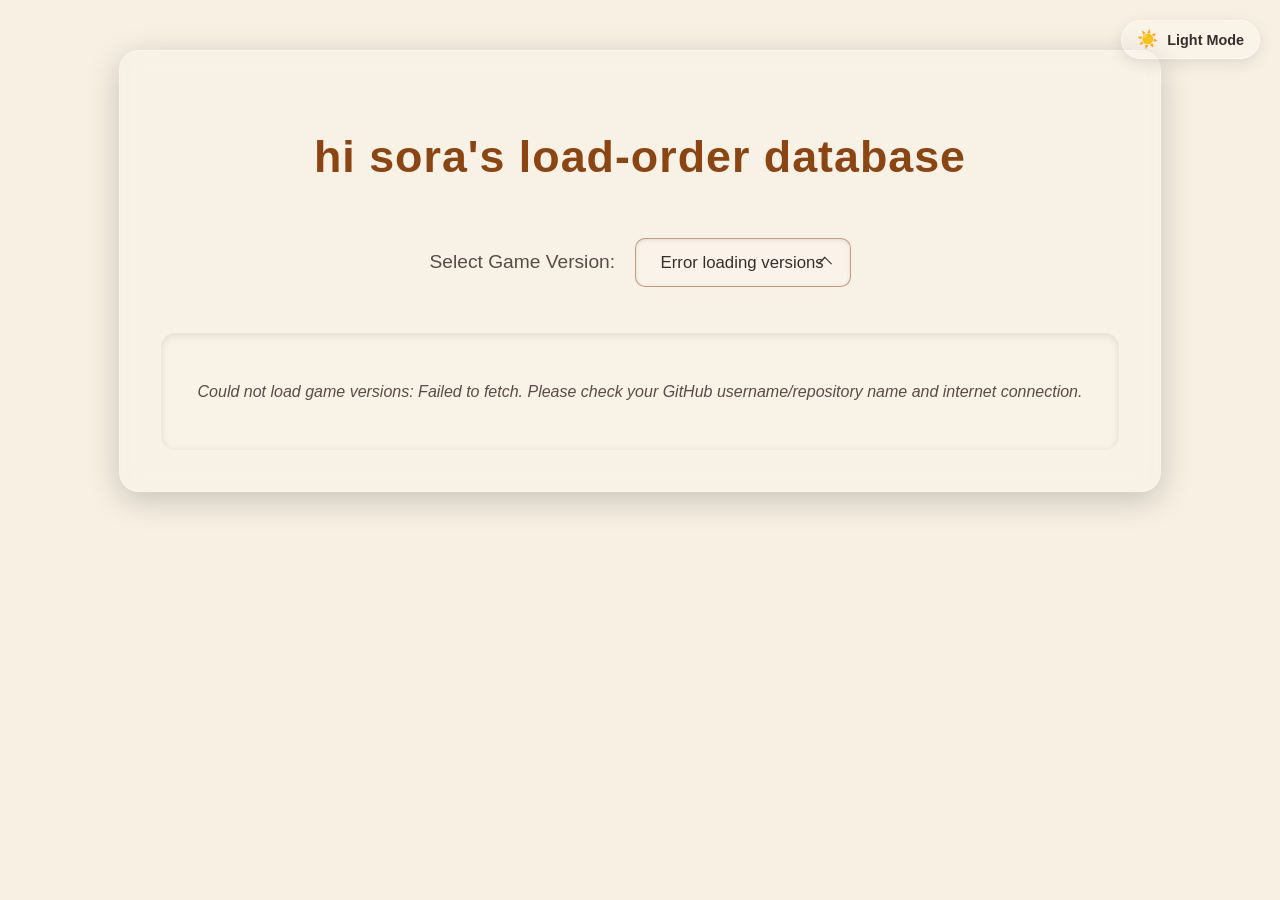
<file: index.html>
<!DOCTYPE html>
<html lang="en">
<head>
    <link rel="icon" type="image/png" href="/favicon/favicon-96x96.png" sizes="96x96" />
    <link rel="icon" type="image/svg+xml" href="/favicon/favicon.svg" />
    <link rel="shortcut icon" href="/favicon/favicon.ico" />
    <link rel="apple-touch-icon" sizes="180x180" href="/favicon/apple-touch-icon.png" />
    <meta name="apple-mobile-web-app-title" content="LoadOrder" />
    <link rel="manifest" href="/favicon/site.webmanifest" />
    <meta charset="UTF-8">
    <meta name="viewport" content="width=device-width, initial-scale=1.0">
    <title>hi sora's loadorder db</title>
    <link rel="stylesheet" href="style.css">
    </head>
<body>
    <button id="darkModeToggle" class="dark-mode-toggle">
        <span class="icon">☀️</span> <span class="text">Light Mode</span>
    </button>

    <div class="container">
        <h1>hi sora's load-order database</h1>

        <div class="version-selector">
            <label for="gameVersion">Select Game Version:</label>
            <select id="gameVersion"></select>
        </div>

        <div id="modList" class="mod-list">
            <p>Select a version to display the load order.</p>
        </div>
    </div>

    <script src="script.js"></script>
</body>
</html>
</file>
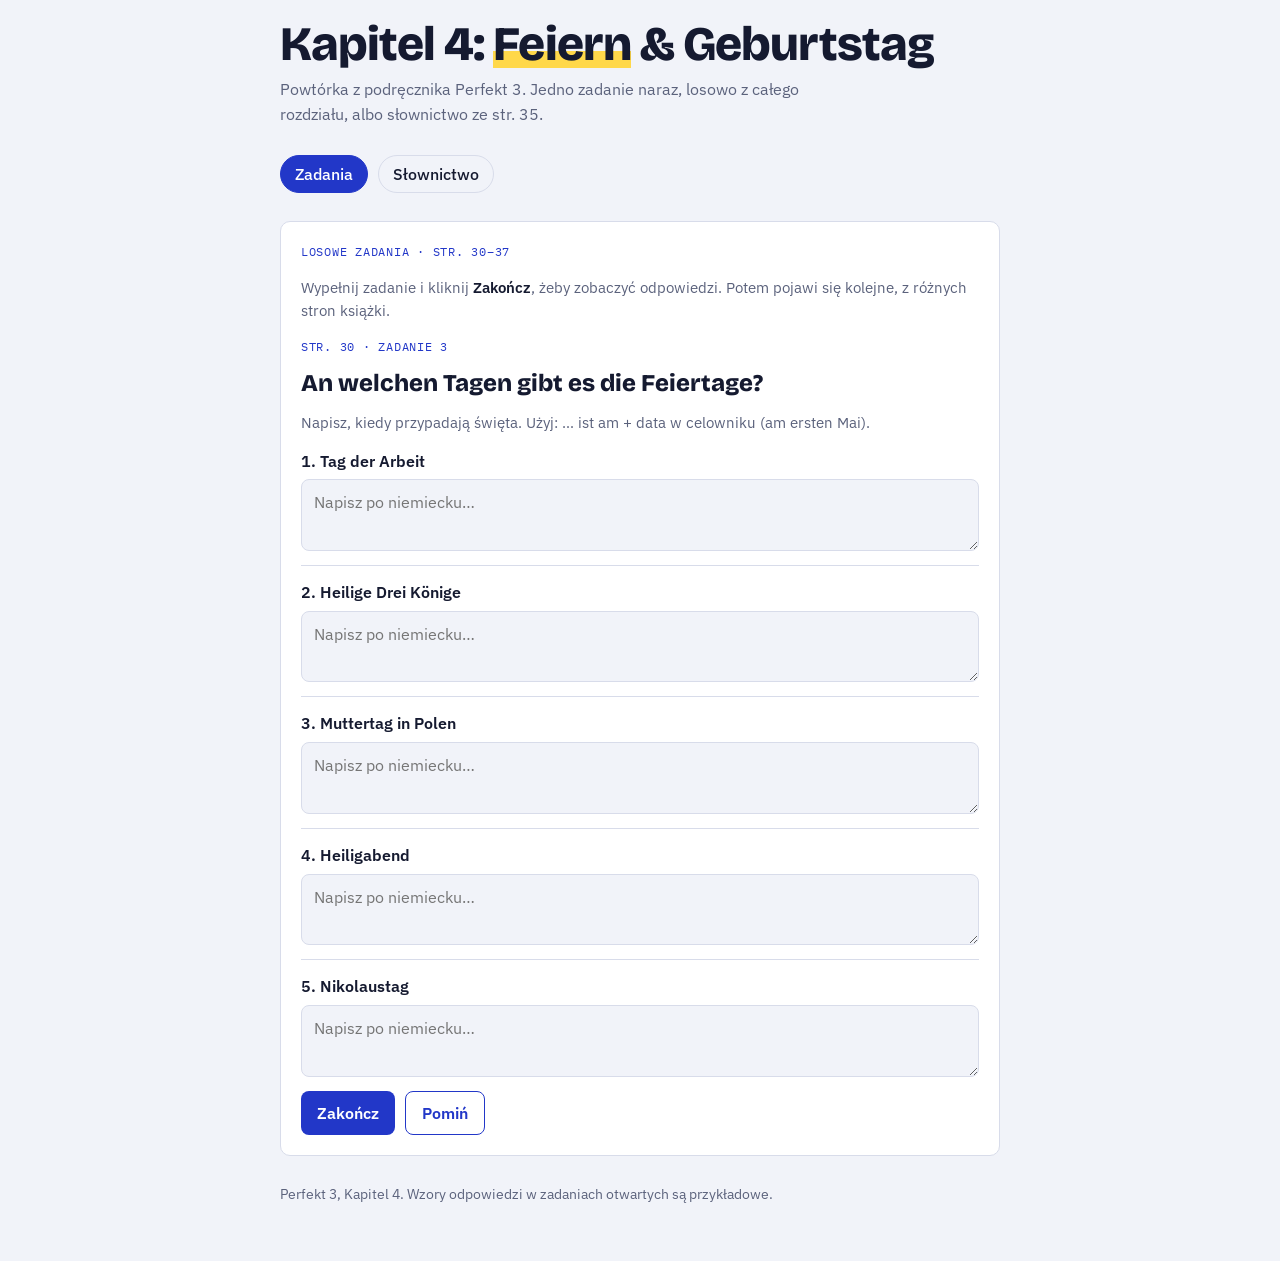
<file: aaaaaaaaaa.html>
<!doctype html><html><head><meta charset=utf8><meta name=viewport content="width=device-width,initial-scale=1,viewport-fit=cover"><style>:root{color-scheme:light;box-sizing:border-box;padding-top:env(safe-area-inset-top,0px);padding-bottom:env(safe-area-inset-bottom,0px)}html{scroll-padding-top:env(safe-area-inset-top,0px)}body{margin:0;padding:0;font:14px -apple-system,BlinkMacSystemFont,sans-serif;background:#fff;color:#000}img{max-width:100%}[hidden]:not([hidden=until-found i]){display:none!important}</style></head><body>
<title>Perfekt 3 Kapitel 4 Powtórka</title>
<meta name="claude:viewport-fit-sides" content="cover">
<link rel="stylesheet" href="https://fonts.googleapis.com/css2?family=Bricolage+Grotesque:opsz,wght@12..96,600;12..96,800&family=IBM+Plex+Sans:wght@400;500;600&family=IBM+Plex+Mono:wght@500&display=swap">
<style>
/* Layout: one narrow column of exercise sheets, each headed by its textbook page reference; progress strip pinned under the title. */
:root {
  --bg: #f1f3f9;
  --surface: #ffffff;
  --ink: #151a30;
  --muted: #5b627c;
  --line: #d8dcea;
  --accent: #2237c8;
  --accent-ink: #ffffff;
  --mark: #ffd84a;
  --good: #11784a;
  --good-bg: #dcf3e7;
  --bad: #b3261e;
  --bad-bg: #fbe3e0;
  --f-display: "Bricolage Grotesque", "Arial Narrow", system-ui, sans-serif;
  --f-body: "IBM Plex Sans", system-ui, -apple-system, "Segoe UI", sans-serif;
  --f-mono: "IBM Plex Mono", ui-monospace, Menlo, Consolas, monospace;
}
@media (prefers-color-scheme: dark) {
  :root:not([data-theme="light"]) {
    --bg: #0e1121; --surface: #171b33; --ink: #eceffb; --muted: #9ba3c4; --line: #2a3053;
    --accent: #93a3ff; --accent-ink: #0e1121; --mark: #ffd84a;
    --good: #55d492; --good-bg: #123626; --bad: #ff8d84; --bad-bg: #3d1a1b;
    color-scheme: dark;
  }
}
:root[data-theme="dark"] {
  --bg: #0e1121; --surface: #171b33; --ink: #eceffb; --muted: #9ba3c4; --line: #2a3053;
  --accent: #93a3ff; --accent-ink: #0e1121; --mark: #ffd84a;
  --good: #55d492; --good-bg: #123626; --bad: #ff8d84; --bad-bg: #3d1a1b;
  color-scheme: dark;
}
* { box-sizing: border-box; }
[hidden] { display: none !important; }
body {
  background: var(--bg); color: var(--ink);
  font-family: var(--f-body); font-size: 16px; line-height: 1.55;
  padding-block: 20px 56px;
  padding-left: max(16px, env(safe-area-inset-left, 0px));
  padding-right: max(16px, env(safe-area-inset-right, 0px));
}
.wrap { max-width: 720px; margin: 0 auto; display: flex; flex-direction: column; gap: 28px; }
header h1 { font-family: var(--f-display); font-weight: 800; font-size: clamp(2rem, 7vw, 3rem); line-height: 1.02; margin: 0 0 8px; letter-spacing: -0.02em; text-wrap: balance; }
header h1 span { background: linear-gradient(transparent 62%, var(--mark) 62%, var(--mark) 92%, transparent 92%); }
header p { margin: 0; color: var(--muted); max-width: 52ch; }
.progress { position: sticky; top: env(safe-area-inset-top, 0px); z-index: 5; background: var(--bg); padding-block: 10px; display: flex; align-items: center; gap: 12px; font-family: var(--f-mono); font-size: 0.85rem; }
.bar { flex: 1; height: 8px; background: var(--line); border-radius: 4px; overflow: hidden; }
.bar i { display: block; height: 100%; width: 0; background: var(--accent); transition: width .3s; }
@media (prefers-reduced-motion: reduce) { .bar i { transition: none; } }
section { background: var(--surface); border: 1px solid var(--line); border-radius: 10px; padding: 20px; display: flex; flex-direction: column; gap: 14px; }
.ref { font-family: var(--f-mono); font-size: 0.78rem; letter-spacing: 0.06em; text-transform: uppercase; color: var(--accent); }
section h2 { font-family: var(--f-display); font-size: 1.45rem; line-height: 1.15; margin: 0; text-wrap: balance; }
.task { margin: 0; color: var(--muted); font-size: 0.95rem; }
.task b { color: var(--ink); font-weight: 600; }
.items { list-style: none; margin: 0; padding: 0; display: flex; flex-direction: column; gap: 14px; }
.item { border-top: 1px solid var(--line); padding-top: 14px; display: flex; flex-direction: column; gap: 6px; min-width: 0; }
.item:first-child { border-top: 0; padding-top: 0; }
.sent { font-size: 1.05rem; overflow-wrap: anywhere; }
.pl { color: var(--muted); font-size: 0.88rem; }
input.blank {
  font: inherit; font-weight: 600; color: var(--ink); background: transparent;
  border: 0; border-bottom: 2px solid var(--accent); width: 5.5em; max-width: 100%;
  text-align: center; padding: 0 2px; border-radius: 0;
}
input.blank:focus-visible, textarea:focus-visible, button:focus-visible { outline: 3px solid var(--mark); outline-offset: 2px; }
input.blank.ok { border-bottom-color: var(--good); background: var(--good-bg); color: var(--good); }
input.blank.no { border-bottom-color: var(--bad); background: var(--bad-bg); color: var(--bad); }
.fb { font-size: 0.9rem; min-height: 1.2em; }
.fb.ok { color: var(--good); }
.fb.no { color: var(--bad); }
.opts { display: flex; flex-wrap: wrap; gap: 8px; }
button { font: inherit; cursor: pointer; }
.opt { border: 1.5px solid var(--line); background: transparent; color: var(--ink); border-radius: 8px; padding: 8px 14px; font-weight: 500; text-align: left; min-width: 0; overflow-wrap: anywhere; }
.opt:hover:not(:disabled) { border-color: var(--accent); }
.opt.ok { border-color: var(--good); background: var(--good-bg); color: var(--good); }
.opt.no { border-color: var(--bad); background: var(--bad-bg); color: var(--bad); }
.btn { border: 0; background: var(--accent); color: var(--accent-ink); border-radius: 8px; padding: 9px 16px; font-weight: 600; }
.btn.ghost { background: transparent; color: var(--accent); border: 1.5px solid var(--accent); }
.row { display: flex; flex-wrap: wrap; gap: 10px; }
.q { font-weight: 600; }
textarea { font: inherit; width: 100%; min-height: 4.2em; resize: vertical; background: var(--bg); color: var(--ink); border: 1.5px solid var(--line); border-radius: 8px; padding: 10px 12px; }
.model { background: var(--bg); border-left: 4px solid var(--mark); padding: 10px 12px; border-radius: 0 8px 8px 0; font-size: 0.95rem; }
.model small { display: block; color: var(--muted); margin-top: 4px; }
.self { display: flex; flex-wrap: wrap; gap: 8px; align-items: center; font-size: 0.9rem; color: var(--muted); }
.self .opt.on { border-color: var(--good); background: var(--good-bg); color: var(--good); }
.self .opt.off { border-color: var(--bad); background: var(--bad-bg); color: var(--bad); }
.tip { background: var(--bg); border-radius: 8px; padding: 12px 14px; font-size: 0.92rem; }
.tip ul { margin: 6px 0 0; padding-left: 1.2em; }
.tip code { font-family: var(--f-mono); font-size: 0.88em; }
.bonus-label { font-family: var(--f-mono); font-size: 0.78rem; letter-spacing: .06em; text-transform: uppercase; color: var(--muted); }
.chip { border: 1.5px solid var(--line); background: transparent; color: var(--ink); border-radius: 999px; padding: 6px 14px; font-weight: 500; }
.chip:hover { border-color: var(--accent); }
.chip.on { background: var(--accent); border-color: var(--accent); color: var(--accent-ink); }
.vgroup { display: flex; flex-direction: column; gap: 6px; }
.vlabel { font-family: var(--f-mono); font-size: 0.75rem; letter-spacing: .06em; text-transform: uppercase; color: var(--muted); }
.vcard { border: 1.5px solid var(--line); border-radius: 10px; padding: 18px 16px; min-height: 9.5rem; display: flex; flex-direction: column; justify-content: center; align-items: center; gap: 10px; text-align: center; background: var(--bg); }
.vfront { font-family: var(--f-display); font-weight: 600; font-size: clamp(1.35rem, 5vw, 1.8rem); line-height: 1.2; overflow-wrap: anywhere; }
.vback { font-size: 1.15rem; padding: 4px 10px; background: linear-gradient(transparent 55%, var(--mark) 55%); overflow-wrap: anywhere; }
.vscore { font-family: var(--f-mono); font-size: 0.85rem; color: var(--muted); }
#v-area { display: flex; flex-direction: column; gap: 12px; }
.sel { font: inherit; background: var(--bg); color: var(--ink); border: 1.5px solid var(--line); border-radius: 8px; padding: 8px 10px; max-width: 100%; align-self: flex-start; }
.sel:focus-visible { outline: 3px solid var(--mark); outline-offset: 2px; }
.sel.ok { border-color: var(--good); background: var(--good-bg); color: var(--good); }
.sel.no { border-color: var(--bad); background: var(--bad-bg); color: var(--bad); }
input.blank.wide { display: block; width: 100%; text-align: left; margin-top: 4px; padding: 4px 2px; }
.extitle { font-family: var(--f-display); font-weight: 800; font-size: 1.5rem; line-height: 1.12; text-wrap: balance; }
.exres { font-family: var(--f-mono); font-size: 0.9rem; padding: 10px 12px; background: var(--bg); border-left: 4px solid var(--mark); border-radius: 0 8px 8px 0; }
#ex-area { display: flex; flex-direction: column; gap: 14px; }
.ans { font: inherit; width: 100%; background: var(--bg); color: var(--ink); border: 1.5px solid var(--line); border-radius: 8px; padding: 10px 12px; }
.ans:focus-visible { outline: 3px solid var(--mark); outline-offset: 2px; }
footer { color: var(--muted); font-size: 0.85rem; }
</style>

<div class="wrap">
  <header>
    <h1>Kapitel 4: <span>Feiern</span> &amp; Geburtstag</h1>
    <p>Powtórka z podręcznika Perfekt 3. Jedno zadanie naraz, losowo z całego rozdziału, albo słownictwo ze str. 35.</p>
  </header>

  <div class="row" id="tabs"></div>

  <section id="s-ex">
    <div class="ref">Losowe zadania · str. 30–37</div>
    <p class="task">Wypełnij zadanie i kliknij <b>Zakończ</b>, żeby zobaczyć odpowiedzi. Potem pojawi się kolejne, z różnych stron książki. <span id="ex-count"></span></p>
    <div id="ex-area"></div>
  </section>

  <div class="progress" aria-live="polite" hidden>
    <span id="pcount">0 / 0</span>
    <div class="bar"><i id="pbar"></i></div>
  </div>

  <section id="s-prep" hidden>
    <div class="ref">Str. 35 · Zadanie 4</div>
    <h2>Ergänze die Sätze</h2>
    <p class="task">Uzupełnij zdania przyimkami. Wpisz jedno słowo, np. <b>am</b>, <b>für</b>, <b>über</b>, <b>zu</b>, <b>bei</b>.</p>
    <ol class="items" id="prep-list"></ol>
    <div class="row">
      <button class="btn" id="prep-check" type="button">Sprawdź wszystko</button>
      <button class="btn ghost" id="prep-reset" type="button">Zacznij od nowa</button>
    </div>
    <div class="tip">
      <b>Zapamiętaj te połączenia</b>
      <ul>
        <li><code>einladen zu</code> + Dativ (zapraszać na)</li>
        <li><code>sich entscheiden für</code> + Akk. · <code>sorgen für</code> + Akk.</li>
        <li><code>sich freuen über</code> coś, co już jest · <code>sich freuen auf</code> coś, co dopiero będzie</li>
        <li><code>am</code> + data/dzień (am 10. Mai) · <code>bei</code> + Dativ (u kogoś)</li>
      </ul>
    </div>
  </section>

  <section id="s-fragen" hidden>
    <div class="ref">Str. 37 · Zadanie 1</div>
    <h2>Fragen beantworten</h2>
    <p class="task">Odpowiedz na pytania pełnym zdaniem po niemiecku. Potem porównaj ze wzorem i oceń się sam. Twoja odpowiedź może się różnić, ważne żeby była poprawna.</p>
    <ol class="items" id="fragen-list"></ol>
  </section>

  <section id="s-reagieren" hidden>
    <div class="ref">Str. 37 · Zadanie 2</div>
    <h2>Auf Deutsch reagieren</h2>
    <p class="task">Zareaguj po niemiecku na każdą sytuację.</p>
    <ol class="items" id="reag-list"></ol>
  </section>

  <section id="s-verb" hidden>
    <div class="ref">Str. 35 · Zadanie 2 · dodatkowe</div>
    <h2>Welches Verb passt hier?</h2>
    <p class="task">Zaznacz czasownik, który pasuje.</p>
    <ol class="items" id="verb-list"></ol>
  </section>

  <section id="s-reakt" hidden>
    <div class="ref">Str. 35 · Zadanie 5 · dodatkowe</div>
    <h2>Was sagst du? Die richtige Reaktion</h2>
    <p class="task">Zaznacz właściwą reakcję.</p>
    <ol class="items" id="reakt-list"></ol>
  </section>

  <section id="s-vocab" hidden>
    <div class="ref">Str. 35 · Wort für Wort effektiv</div>
    <h2>Słownictwo</h2>
    <p class="task">Wybierz lekcję i tryb. „Zadania” generują nowy zestaw za każdym razem. Wyniki tej sekcji liczą się osobno od paska postępu na górze.</p>
    <div class="vgroup"><span class="vlabel">Lekcja</span><div class="row" id="v-lek"></div></div>
    <div class="vgroup"><span class="vlabel">Tryb</span><div class="row" id="v-mode"></div></div>
    <div class="vgroup" id="v-dirgroup"><span class="vlabel">Kierunek</span><div class="row" id="v-dir"></div></div>
    <div class="vgroup" id="v-ngroup"><span class="vlabel">Ile w rundzie</span><div class="row" id="v-n"></div></div>
    <div id="v-area"></div>
  </section>

  <footer>Perfekt 3, Kapitel 4. Wzory odpowiedzi w zadaniach otwartych są przykładowe.</footer>
</div>

<script>
(function () {
  var prep = [
    { pre: "Ian ist ", post: " die Feiertage in Deutschland geblieben.", ans: ["über"], pl: "Ian został w Niemczech na święta.", note: "über + Akk. oznacza tu „przez cały okres”: über die Feiertage." },
    { pre: "Ich lade dich ", post: " meinem Geburtstag ein.", ans: ["zu"], pl: "Zapraszam cię na moje urodziny.", note: "einladen zu + Dativ (zu meinem Geburtstag)." },
    { pre: "Wir entscheiden uns ", post: " eine Party im Club.", ans: ["für"], pl: "Decydujemy się na imprezę w klubie.", note: "sich entscheiden für + Akkusativ." },
    { pre: "Martin, sorgst du ", post: " Getränke?", ans: ["für"], pl: "Martin, zadbasz o napoje?", note: "sorgen für + Akkusativ." },
    { pre: "Wir feiern in diesem Jahr ", post: " mir zu Hause.", ans: ["bei"], pl: "W tym roku świętujemy u mnie w domu.", note: "bei + Dativ znaczy „u kogoś”." },
    { pre: "Was feiert Maja ", post: " 10. Mai?", ans: ["am"], pl: "Co Maja świętuje 10 maja?", note: "am + data (am 10. Mai)." },
    { pre: "Ich freue mich ", post: " meine Geburtstagsgeschenke.", ans: ["über"], pl: "Cieszę się z moich prezentów urodzinowych.", note: "sich freuen über + Akk. (coś, co już dostałeś lub masz)." }
  ];
  var fragen = [
    { q: "Was feiert deine Familie im Dezember?", a: "Meine Familie feiert im Dezember Weihnachten und Nikolaus.", pl: "Co twoja rodzina świętuje w grudniu?" },
    { q: "Wann hast du Geburtstag?", a: "Ich habe am 12. März Geburtstag.", pl: "Kiedy masz urodziny? Użyj swojej daty: am + liczebnik porządkowy + miesiąc." },
    { q: "Wie feierst du deinen Geburtstag?", a: "Ich feiere meinen Geburtstag mit Freunden bei mir zu Hause.", pl: "Jak świętujesz urodziny?" },
    { q: "Was schenkst du deinen Freunden am liebsten?", a: "Ich schenke meinen Freunden am liebsten Bücher.", pl: "Co najchętniej dajesz przyjaciołom w prezencie? Uwaga: meinen Freunden to Dativ." },
    { q: "Wann ist für dich eine Party toll?", a: "Eine Party ist für mich toll, wenn viele Freunde kommen und die Musik gut ist.", pl: "Kiedy impreza jest dla ciebie super? Po „wenn” czasownik idzie na koniec zdania." }
  ];
  var reag = [
    { q: "Poinformuj, kiedy twoi rodzice mają urodziny.", a: "Meine Mutter hat am 5. Mai Geburtstag und mein Vater am 20. August.", pl: "Możesz też: Meine Eltern haben im Mai und im August Geburtstag." },
    { q: "Zaproś przyjaciół na swoje urodziny.", a: "Ich lade euch zu meinem Geburtstag ein.", pl: "Dodatkowo: Wir feiern am Samstag um 18 Uhr bei mir." },
    { q: "Złóż koleżance życzenia z okazji urodzin.", a: "Herzlichen Glückwunsch zum Geburtstag! Alles Gute!", pl: "Inne życzenia: Viel Glück und Gesundheit! Lass es dir gutgehen!" },
    { q: "Wyraź żal, że nie możesz wziąć udziału w imprezie.", a: "Leider kann ich nicht zur Party kommen. Das ist echt schade.", pl: "Albo: Schade, ich habe keine Zeit." },
    { q: "Zapytaj kolegę, czy dobrze się bawił na przyjęciu.", a: "Hast du dich auf der Party gut amüsiert?", pl: "Albo: Hattest du viel Spaß auf der Party? Albo: Wie war die Party?" }
  ];
  var verb = [
    { s: "Mama, ich habe mich für eine Karaokeparty ___.", o: ["nachgefeiert", "entschieden"], c: 1, note: "sich entscheiden für = zdecydować się na." },
    { s: "Gina, ___ du dich auf die Party im Bowling Center?", o: ["freust", "sorgst"], c: 0, note: "sich freuen auf = cieszyć się na coś, co dopiero będzie." },
    { s: "Keine Angst, Klaus! Wir ___ für die Musik auf deiner Grillparty.", o: ["sorgen", "beobachten"], c: 0, note: "sorgen für = zadbać o." },
    { s: "Nina, ___ mir Bescheid, ob du zu meinem Geburtstag kommst.", o: ["bring", "sag"], c: 1, note: "Bescheid sagen = dać znać, poinformować." },
    { s: "Katja, können wir deinen Geburtstag an einem anderen Tag ___?", o: ["gutgehen", "nachfeiern"], c: 1, note: "nachfeiern = świętować później, nadrobić świętowanie." }
  ];
  var reakt = [
    { s: "Du gratulierst deiner Freundin zum Geburtstag.", o: ["Lass es dir gutgehen.", "Ich freue mich auf dich."], c: 0, note: "Lass es dir gutgehen = baw się dobrze, wszystkiego dobrego." },
    { s: "Du weißt nicht, wann die Party anfängt.", o: ["Irgendwie langweilig.", "Keine Ahnung."], c: 1, note: "Keine Ahnung = nie mam pojęcia." },
    { s: "Du warst auf einer super Party.", o: ["Ich habe mich total amüsiert.", "Ich hatte wenig Spaß."], c: 0, note: "Super Party i wesoła reakcja: sich amüsieren." },
    { s: "Deine Freundin kann leider nicht kommen.", o: ["Echt schade. Wir feiern noch nach.", "Echt schade. Wir bekommen nichts ab."], c: 0, note: "nachfeiern = świętować później." },
    { s: "Du bittest deinen Freund um eine Zusage oder Absage.", o: ["Schauen wir mal.", "Sag mir bitte Bescheid."], c: 1, note: "Bescheid sagen = dać odpowiedź." }
  ];

  var total = prep.length + fragen.length + reag.length + verb.length + reakt.length;
  var done = {};
  function mark(id, on) {
    if (on) done[id] = true; else delete done[id];
    var n = Object.keys(done).length;
    document.getElementById("pcount").textContent = n + " / " + total;
    document.getElementById("pbar").style.width = (n / total * 100) + "%";
  }
  function el(tag, cls, text) {
    var e = document.createElement(tag);
    if (cls) e.className = cls;
    if (text != null) e.textContent = text;
    return e;
  }
  function norm(s) { return s.trim().toLowerCase().replace(/\s+/g, " "); }

  // Przyimki
  var prepList = document.getElementById("prep-list");
  var prepRows = prep.map(function (p, i) {
    var li = el("li", "item");
    var sent = el("div", "sent");
    var inp = el("input", "blank");
    inp.type = "text"; inp.id = "prep-" + i;
    inp.setAttribute("autocomplete", "off"); inp.setAttribute("autocapitalize", "off");
    inp.setAttribute("spellcheck", "false"); inp.setAttribute("aria-label", "Luka " + (i + 1));
    sent.append(document.createTextNode((i + 1) + ". " + p.pre), inp, document.createTextNode(p.post));
    var pl = el("div", "pl", p.pl);
    var fb = el("div", "fb");
    li.append(sent, pl, fb);
    prepList.appendChild(li);
    function check() {
      if (!inp.value.trim()) { inp.className = "blank"; fb.textContent = ""; fb.className = "fb"; mark("p" + i, false); return; }
      var ok = p.ans.indexOf(norm(inp.value)) !== -1;
      inp.className = "blank " + (ok ? "ok" : "no");
      fb.className = "fb " + (ok ? "ok" : "no");
      fb.textContent = ok ? "Dobrze. " + p.note : "Poprawnie: " + p.ans[0] + ". " + p.note;
      mark("p" + i, ok);
    }
    inp.addEventListener("keydown", function (e) {
      if (e.key === "Enter") {
        check();
        var next = document.getElementById("prep-" + (i + 1));
        if (next) next.focus();
      }
    });
    return { inp: inp, fb: fb, check: check };
  });
  document.getElementById("prep-check").addEventListener("click", function () { prepRows.forEach(function (r) { r.check(); }); });
  document.getElementById("prep-reset").addEventListener("click", function () {
    prepRows.forEach(function (r, i) { r.inp.value = ""; r.check(); });
    prepRows[0].inp.focus();
  });

  // Zadania otwarte
  function openItems(listId, data, prefix) {
    var list = document.getElementById(listId);
    data.forEach(function (d, i) {
      var id = prefix + i;
      var li = el("li", "item");
      li.appendChild(el("div", "q", (i + 1) + ". " + d.q));
      var ta = el("textarea"); ta.id = id; ta.rows = 2;
      ta.setAttribute("aria-label", "Twoja odpowiedź " + (i + 1));
      ta.placeholder = "Napisz po niemiecku…";
      li.appendChild(ta);
      var show = el("button", "btn ghost", "Pokaż przykład");
      show.type = "button";
      var box = el("div", "model"); box.hidden = true;
      var line = el("div", null, d.a);
      var small = el("small", null, d.pl);
      box.append(line, small);
      var self = el("div", "self"); self.hidden = true;
      var yes = el("button", "opt", "Umiem"); yes.type = "button";
      var no = el("button", "opt", "Jeszcze nie"); no.type = "button";
      self.append(document.createTextNode("Moja odpowiedź była poprawna?"), yes, no);
      show.addEventListener("click", function () {
        box.hidden = !box.hidden;
        self.hidden = box.hidden;
        show.textContent = box.hidden ? "Pokaż przykład" : "Ukryj przykład";
      });
      yes.addEventListener("click", function () { yes.classList.add("on"); no.classList.remove("off"); mark(id, true); });
      no.addEventListener("click", function () { no.classList.add("off"); yes.classList.remove("on"); mark(id, false); });
      li.append(show, box, self);
      list.appendChild(li);
    });
  }
  openItems("fragen-list", fragen, "f");
  openItems("reag-list", reag, "r");

  // Wybór
  function choiceItems(listId, data, prefix) {
    var list = document.getElementById(listId);
    data.forEach(function (d, i) {
      var id = prefix + i;
      var li = el("li", "item");
      li.appendChild(el("div", "sent", (i + 1) + ". " + d.s));
      var opts = el("div", "opts");
      var fb = el("div", "fb");
      var btns = d.o.map(function (t, k) {
        var b = el("button", "opt", t); b.type = "button";
        b.addEventListener("click", function () {
          var ok = k === d.c;
          btns.forEach(function (x) { x.disabled = true; });
          b.classList.add(ok ? "ok" : "no");
          if (!ok) btns[d.c].classList.add("ok");
          fb.className = "fb " + (ok ? "ok" : "no");
          fb.textContent = (ok ? "Dobrze. " : "Poprawna odpowiedź: " + d.o[d.c] + ". ") + d.note;
          mark(id, ok);
        });
        opts.appendChild(b);
        return b;
      });
      li.append(opts, fb);
      list.appendChild(li);
    });
  }
  choiceItems("verb-list", verb, "v");
  choiceItems("reakt-list", reakt, "x");

  // Słownictwo (str. 35)
  var V = [
    [1,"der Feiertag, -e","dzień świąteczny"],[1,"das Fest, -e","święto"],[1,"der Geburtstag, -e","urodziny"],
    [1,"Heilige Drei Könige","święto Trzech Króli"],[1,"der Hochzeitstag, -e","rocznica ślubu"],[1,"das Neujahr","Nowy Rok"],
    [1,"der Nikolaustag","mikołajki"],[1,"der / das Silvester","sylwester"],[1,"das Weihnachten","Boże Narodzenie"],
    [1,"feiern","świętować"],[1,"sich hin|setzen","siadać"],[1,"lachen","śmiać się"],
    [1,"ganz anders","całkiem inaczej"],[1,"nie mehr","nigdy więcej"],[1,"überhaupt nicht","w ogóle, wcale"],
    [1,"über die Feiertage","w okresie świątecznym"],[1,"bei der Firma arbeiten","pracować w firmie"],
    [1,"in die Heimat fliegen","lecieć do kraju ojczystego"],[1,"Urlaub nehmen","brać urlop"],
    [2,"die Absage, -n","odmowa"],[2,"die Einladung, -en","zaproszenie"],[2,"die Geburtstagsparty, -s","impreza urodzinowa"],
    [2,"das Geschenk, -e","prezent"],[2,"das Lebensjahr, -e","rok życia"],[2,"die Zusage, -n","przyjęcie (zaproszenia)"],
    [2,"ein|laden","zapraszać"],[2,"sich entscheiden","decydować się"],[2,"mit|bringen","przynosić ze sobą"],
    [2,"nach|feiern","świętować w późniejszym terminie"],[2,"sorgen","zadbać"],[2,"wünschen","życzyć"],
    [2,"Bescheid sagen","powiadomić"],[2,"zum Geburtstag ein|laden","zapraszać na urodziny"],[2,"eine Party machen","organizować imprezę"],
    [2,"18 (Jahre alt) werden","kończyć 18 lat"],[2,"gute Laune","dobry humor"],[2,"zu dritt","w trójkę, we troje"],
    [2,"Alles Gute zum Geburtstag!","Wszystkiego najlepszego z okazji urodzin!"],[2,"Zum Geburtstag viel Glück!","Dużo szczęścia z okazji urodzin!"],
    [2,"Lass es dir gutgehen!","Powodzenia!"],[2,"Herzlichen Glückwunsch!","Serdeczne życzenia!"],
    [3,"die 3-Stunden-Exkursion, -en","wycieczka trzygodzinna"],[3,"das 4-Gänge-Menü, -s","czterodaniowe menu"],
    [3,"der Fallschirmsprung","skok ze spadochronem"],[3,"die Farbberatung, -en","doradztwo w doborze kolorów"],
    [3,"das Geburtstagsgeschenk, -e","prezent urodzinowy"],[3,"die Geschenkidee, -n","pomysł na prezent"],
    [3,"der Grillkurs, -e","kurs grillowania"],[3,"die Höhle, -n","jaskinia"],[3,"die Höhlenwanderung, -en","wędrówka po jaskiniach"],
    [3,"die Leihausrüstung, -en","wypożyczony sprzęt"],[3,"der Saunabesuch, -e","wizyta w saunie"],
    [3,"die Shoppingtour, -en","wyprawa na zakupy"],[3,"das Sicherheitstraining, -s","trening bezpieczeństwa"],
    [3,"die Stilberatung, -en","doradztwo stylu"],[3,"das Thermalbad","kąpielisko termalne"],
    [3,"das Traumgeschenk, -e","wymarzony prezent"],[3,"die Wahl, -en","wybór"],[3,"der Warenkorb","koszyk"],
    [3,"inklusive","wliczone (w cenę)"],[3,"schenken","dawać w prezencie"],[3,"besondere Geschenke","wyjątkowe prezenty"],
    [3,"gelungene Geschenke","udane prezenty"],[3,"erfahrene Guides","doświadczeni przewodnicy"],
    [3,"Komplex von Höhlen","kompleks jaskiń"],[3,"unter Anleitung","pod okiem instruktora"],
    [4,"sich amüsieren","bawić się"],[4,"sich langweilen","nudzić się"],[4,"sich unterhalten","bawić się, rozmawiać"],
    [4,"nichts ab|bekommen","nic nie dostać"],[4,"sich total freuen","cieszyć się niesamowicie"],
    [4,"Geschenke bekommen","dostawać prezenty"],[4,"Gäste ein|laden","zapraszać gości"],
    [4,"sich super unterhalten","bawić się super, rozmawiać"],[4,"Spaß haben","mieć przyjemność"],
    [4,"Keine Ahnung.","Nie mam pojęcia."],[4,"Echt super!","Naprawdę świetny!"],[4,"Echt schade.","Naprawdę szkoda."],
    [4,"Ich freue mich schon darauf.","Już się na to cieszę."],[4,"Irgendwie langweilig.","Jakoś nudno."],
    [4,"So ist das Leben.","Takie jest życie."],[4,"Schauen wir mal.","Zobaczymy."]
  ];
  var vs = { lek: 0, mode: "card", dir: "dp", n: 10 };

  // Zdania do uzupełniania: [lekcja, zdanie, poprawne, [złe x3], tłumaczenie]
  var S = [
    [1, "Ich ___ meinen Geburtstag mit Freunden.", "feiere", ["lache", "setze", "wünsche"], "Świętuję urodziny z przyjaciółmi."],
    [1, "Im Dezember habe ich Urlaub ___ und fliege in die Heimat.", "genommen", ["gelacht", "geschenkt", "gesorgt"], "W grudniu wzięłam urlop i lecę do kraju ojczystego."],
    [2, "Wir ___ dich zu unserer Party ein.", "laden", ["sorgen", "schenken", "werden"], "Zapraszamy cię na naszą imprezę."],
    [2, "Leider kann ich nicht kommen. Das ist meine ___.", "Absage", ["Zusage", "Höhle", "Wahl"], "Niestety nie mogę przyjść. To moja odmowa."],
    [2, "Danke für die ___ zu deiner Party!", "Einladung", ["Höhle", "Warenkorb", "Silvester"], "Dzięki za zaproszenie na twoją imprezę!"],
    [2, "Bitte sag mir ___, ob du kommst.", "Bescheid", ["Ahnung", "Laune", "Wahl"], "Proszę, daj mi znać, czy przyjdziesz."],
    [2, "Nächstes Jahr ___ ich 18.", "werde", ["habe", "mache", "wünsche"], "W przyszłym roku skończę 18 lat."],
    [3, "Mein Bruder liebt Abenteuer. Ein Fallschirmsprung ist das perfekte ___.", "Traumgeschenk", ["Warenkorb", "Thermalbad", "Feiertag"], "Mój brat uwielbia przygody. Skok ze spadochronem to idealny wymarzony prezent."],
    [3, "In der ___ ist es dunkel und kalt.", "Höhle", ["Wahl", "Absage", "Zusage"], "W jaskini jest ciemno i zimno."],
    [3, "Im ___ liegen alle Sachen, die ich kaufen möchte.", "Warenkorb", ["Thermalbad", "Grillkurs", "Guide"], "W koszyku leżą wszystkie rzeczy, które chcę kupić."],
    [3, "Ich möchte meiner Mutter einen Saunabesuch ___.", "schenken", ["lachen", "feiern", "bleiben"], "Chcę podarować mamie wizytę w saunie."],
    [3, "Das Frühstück ist ___.", "inklusive", ["besondere", "gelungene", "erfahrene"], "Śniadanie jest wliczone w cenę."],
    [3, "Wir klettern unter ___ von erfahrenen Guides.", "Anleitung", ["Wahl", "Absage", "Ahnung"], "Wspinamy się pod okiem doświadczonych przewodników."],
    [4, "Die Party war total langweilig. Wir haben uns richtig ___.", "gelangweilt", ["amüsiert", "gefreut", "entschieden"], "Impreza była strasznie nudna. Strasznie się nudziliśmy."],
    [4, "Das Essen war lecker und die Musik super. Wir haben uns total ___.", "amüsiert", ["gelangweilt", "entschieden", "gesetzt"], "Jedzenie było pyszne, a muzyka super. Świetnie się bawiliśmy."],
    [4, "Wann beginnt die Party? – ___.", "Keine Ahnung", ["Echt super", "Irgendwie langweilig", "Spaß haben"], "Kiedy zaczyna się impreza? – Nie mam pojęcia."],
    [4, "Die Party ist am Freitag. ___ wir mal, wer kommt.", "Schauen", ["Lassen", "Schenken", "Laden"], "Impreza jest w piątek. Zobaczymy, kto przyjdzie."],
    [4, "Alle Kuchen waren weg. Ich habe nichts ___.", "abbekommen", ["gefeiert", "gelacht", "gesetzt"], "Wszystkie ciasta zniknęły. Nic nie dostałam."],
    [4, "Wir ___ uns total auf deine Party.", "freuen", ["langweilen", "setzen", "entscheiden"], "Strasznie cieszymy się na twoją imprezę."],
    [4, "Karla hat viele Geschenke ___.", "bekommen", ["gelacht", "gesorgt", "abgesagt"], "Karla dostała dużo prezentów."]
  ];
  var ORD = ["", "erste", "zweite", "dritte", "vierte", "fünfte", "sechste", "siebte", "achte", "neunte", "zehnte", "elfte", "zwölfte", "dreizehnte", "vierzehnte", "fünfzehnte", "sechzehnte", "siebzehnte", "achtzehnte", "neunzehnte", "zwanzigste", "einundzwanzigste", "zweiundzwanzigste", "dreiundzwanzigste", "vierundzwanzigste", "fünfundzwanzigste", "sechsundzwanzigste", "siebenundzwanzigste", "achtundzwanzigste"];
  var MON = ["", "Januar", "Februar", "März", "April", "Mai", "Juni", "Juli", "August", "September", "Oktober", "November", "Dezember"];
  function fold(s) {
    return s.toLowerCase().replace(/ä/g, "a").replace(/ö/g, "o").replace(/ü/g, "u").replace(/ß/g, "ss")
      .replace(/ae/g, "a").replace(/oe/g, "o").replace(/ue/g, "u");
  }
  function wkey(s) {
    s = s.split(",")[0].replace(/\|/g, "").replace(/[.!?]+\s*$/, "");
    s = fold(s).replace(/\s+/g, " ").trim();
    return s.replace(/^(der|die|das)( \/ (der|die|das))? /, "").replace(/^sich /, "");
  }
  function dnorm(s) { return fold(s).replace(/\s+/g, " ").trim().replace(/^am /, ""); }
  function similar(a, b) { return a === b || a.indexOf(b) !== -1 || b.indexOf(a) !== -1; }
  var vArea = document.getElementById("v-area");
  function shuffle(a) {
    a = a.slice();
    for (var i = a.length - 1; i > 0; i--) { var j = Math.floor(Math.random() * (i + 1)); var t = a[i]; a[i] = a[j]; a[j] = t; }
    return a;
  }
  function pool() { return V.filter(function (v) { return vs.lek === 0 || v[0] === vs.lek; }); }
  function chipGroup(boxId, items, key) {
    var box = document.getElementById(boxId);
    box.textContent = "";
    items.forEach(function (it) {
      var on = vs[key] === it[0];
      var b = el("button", "chip" + (on ? " on" : ""), it[1]);
      b.type = "button";
      b.setAttribute("aria-pressed", on ? "true" : "false");
      b.addEventListener("click", function () { vs[key] = it[0]; renderVocab(); });
      box.appendChild(b);
    });
  }
  function side(c, asked) { return asked ? (vs.dir === "dp" ? c[1] : c[2]) : (vs.dir === "dp" ? c[2] : c[1]); }
  function runCards() {
    var queue = shuffle(pool()).slice(0, vs.n), total = queue.length, shown = false;
    function draw() {
      vArea.textContent = "";
      if (!queue.length) {
        vArea.appendChild(el("p", "task", "Koniec talii. Przeszłaś przez " + total + " fiszek."));
        var r = el("button", "btn", "Jeszcze raz"); r.type = "button";
        r.addEventListener("click", runCards);
        vArea.appendChild(r);
        return;
      }
      var c = queue[0];
      var card = el("div", "vcard");
      card.appendChild(el("div", "vscore", "Zostało " + queue.length + " z " + total));
      card.appendChild(el("div", "vfront", side(c, true)));
      if (shown) card.appendChild(el("div", "vback", side(c, false)));
      vArea.appendChild(card);
      var row = el("div", "row");
      if (!shown) {
        var f = el("button", "btn", "Odwróć"); f.type = "button";
        f.addEventListener("click", function () { shown = true; draw(); });
        row.appendChild(f);
      } else {
        var y = el("button", "btn", "Umiem"); y.type = "button";
        y.addEventListener("click", function () { queue.shift(); shown = false; draw(); });
        var n = el("button", "btn ghost", "Jeszcze raz"); n.type = "button";
        n.addEventListener("click", function () { queue.push(queue.shift()); shown = false; draw(); });
        row.append(y, n);
      }
      vArea.appendChild(row);
    }
    draw();
  }
  function runQuiz() {
    var p = pool(), score = 0, count = 0, lastIdx = -1;
    function similar(a, b) { return a === b || a.indexOf(b) !== -1 || b.indexOf(a) !== -1; }
    function next() {
      vArea.textContent = "";
      var idx; do { idx = Math.floor(Math.random() * p.length); } while (idx === lastIdx && p.length > 1);
      lastIdx = idx;
      var c = p[idx];
      var ansField = vs.dir === "dp" ? 2 : 1;
      var others = shuffle(p.filter(function (x, k) { return k !== idx && !similar(x[ansField], c[ansField]); })).slice(0, 3);
      var options = shuffle([c].concat(others));
      vArea.appendChild(el("div", "vscore", "Wynik: " + score + " / " + count));
      var card = el("div", "vcard");
      card.appendChild(el("div", "vfront", side(c, true)));
      vArea.appendChild(card);
      var box = el("div", "opts");
      var fb = el("div", "fb");
      var btns = options.map(function (o) {
        var b = el("button", "opt", o[ansField]); b.type = "button";
        b.addEventListener("click", function () {
          var ok = o === c;
          count++; if (ok) score++;
          btns.forEach(function (x, k) { x.disabled = true; if (options[k] === c) x.classList.add("ok"); });
          if (!ok) b.classList.add("no");
          fb.className = "fb " + (ok ? "ok" : "no");
          fb.textContent = ok ? "Dobrze." : "Poprawnie: " + c[ansField];
          nx.hidden = false;
          nx.focus();
          vArea.firstChild.textContent = "Wynik: " + score + " / " + count;
        });
        box.appendChild(b);
        return b;
      });
      vArea.append(box, fb);
      var nx = el("button", "btn", "Dalej"); nx.type = "button"; nx.hidden = true;
      nx.addEventListener("click", next);
      vArea.appendChild(nx);
    }
    next();
  }
  function runGen() {
    var p = pool(), tasks = [], used = {}, k = 0, score = 0;
    var gaps = S.filter(function (s) { return vs.lek === 0 || s[0] === vs.lek; });
    var typable = p.filter(function (v) { return v[1].split(" ").length <= 3; });
    var types = ["mc", "mc", "mc", "type", "type", "type", "gap", "gap", "gap"];
    if (vs.lek === 0 || vs.lek === 1) types.push("date");
    function fresh(arr, tag) {
      var x, tries = 0;
      do { x = arr[Math.floor(Math.random() * arr.length)]; tries++; } while (used[tag + x[1]] && tries < 12);
      used[tag + x[1]] = true;
      return x;
    }
    function mcTask() {
      var c = fresh(p, "m"), toPl = Math.random() < 0.5, af = toPl ? 2 : 1, qf = toPl ? 1 : 2;
      var others = shuffle(p.filter(function (x) { return x !== c && !similar(x[af], c[af]); })).slice(0, 3);
      var opts = shuffle([c].concat(others)).map(function (x) { return x[af]; });
      return { kind: "mc", label: toPl ? "Wybierz tłumaczenie po polsku" : "Wybierz tłumaczenie po niemiecku", text: c[qf], options: opts, correct: c[af] };
    }
    function typeTask() {
      var c = fresh(typable, "t");
      return { kind: "type", label: "Napisz po niemiecku (rodzajnik możesz pominąć)", text: c[2], show: c[1], ok: function (s) { return wkey(s) === wkey(c[1]); } };
    }
    function gapTask() {
      var g = fresh(gaps, "g");
      return { kind: "mc", label: "Uzupełnij lukę", text: g[1], sub: g[4], options: shuffle([g[2]].concat(g[3])), correct: g[2] };
    }
    function dateTask() {
      var d = 1 + Math.floor(Math.random() * 28), m = 1 + Math.floor(Math.random() * 12);
      var ans = "am " + ORD[d] + "n " + MON[m];
      return { kind: "type", label: "Wann? Napisz datę słowami, np. am dritten Mai", text: d + "." + m + ".", show: ans, ok: function (s) { return dnorm(s) === dnorm(ans); } };
    }
    for (var i = 0; i < vs.n; i++) {
      var t = types[Math.floor(Math.random() * types.length)];
      if (t === "gap" && !gaps.length) t = "mc";
      if (t === "type" && !typable.length) t = "mc";
      tasks.push(t === "mc" ? mcTask() : t === "type" ? typeTask() : t === "gap" ? gapTask() : dateTask());
    }
    function showTask() {
      vArea.textContent = "";
      if (k >= tasks.length) {
        var end = el("div", "vcard");
        end.appendChild(el("div", "vscore", "Koniec zestawu"));
        end.appendChild(el("div", "vfront", score + " / " + tasks.length));
        vArea.appendChild(end);
        var again = el("button", "btn", "Nowy zestaw"); again.type = "button";
        again.addEventListener("click", runGen);
        vArea.appendChild(again);
        return;
      }
      var t = tasks[k];
      var head = el("div", "vscore", "Zadanie " + (k + 1) + " z " + tasks.length + " · wynik " + score);
      vArea.appendChild(head);
      vArea.appendChild(el("div", "vlabel", t.label));
      var card = el("div", "vcard");
      card.appendChild(el("div", "vfront", t.text));
      if (t.sub) card.appendChild(el("div", "pl", t.sub));
      vArea.appendChild(card);
      var fb = el("div", "fb");
      var nx = el("button", "btn", "Dalej"); nx.type = "button"; nx.hidden = true;
      nx.addEventListener("click", function () { k++; showTask(); });
      function finish(ok, msg) {
        if (ok) score++;
        head.textContent = "Zadanie " + (k + 1) + " z " + tasks.length + " · wynik " + score;
        fb.className = "fb " + (ok ? "ok" : "no");
        fb.textContent = msg;
        nx.textContent = k + 1 >= tasks.length ? "Zobacz wynik" : "Dalej";
        nx.hidden = false;
        nx.focus();
      }
      if (t.kind === "mc") {
        var box = el("div", "opts");
        var btns = t.options.map(function (o) {
          var b = el("button", "opt", o); b.type = "button";
          b.addEventListener("click", function () {
            var ok = o === t.correct;
            btns.forEach(function (x) { x.disabled = true; if (x.textContent === t.correct) x.classList.add("ok"); });
            if (!ok) b.classList.add("no");
            finish(ok, ok ? "Dobrze." : "Poprawnie: " + t.correct);
          });
          box.appendChild(b);
          return b;
        });
        vArea.appendChild(box);
      } else {
        var inp = el("input", "ans"); inp.type = "text"; inp.id = "gen-ans";
        inp.setAttribute("autocomplete", "off"); inp.setAttribute("autocapitalize", "off");
        inp.setAttribute("spellcheck", "false"); inp.setAttribute("aria-label", "Twoja odpowiedź");
        var chk = el("button", "btn", "Sprawdź"); chk.type = "button";
        var go = function () {
          if (!inp.value.trim() || inp.disabled) return;
          inp.disabled = true; chk.hidden = true;
          var ok = t.ok(inp.value);
          finish(ok, ok ? "Dobrze." : "Poprawnie: " + t.show);
        };
        chk.addEventListener("click", go);
        inp.addEventListener("keydown", function (e) { if (e.key === "Enter") go(); });
        vArea.append(inp, chk);
        inp.focus();
      }
      vArea.append(fb, nx);
    }
    showTask();
  }
  function renderVocab() {
    chipGroup("v-lek", [[0, "Wszystkie"], [1, "Lekcja 1 · Święta"], [2, "Lekcja 2 · Impreza"], [3, "Lekcja 3 · Prezenty"], [4, "Lekcja 4 · Na imprezie"]], "lek");
    chipGroup("v-mode", [["card", "Fiszki"], ["quiz", "Quiz"], ["gen", "Zadania"]], "mode");
    chipGroup("v-dir", [["dp", "niemiecki → polski"], ["pd", "polski → niemiecki"]], "dir");
    chipGroup("v-n", [[5, "5"], [10, "10"], [20, "20"]], "n");
    document.getElementById("v-dirgroup").hidden = vs.mode === "gen";
    document.getElementById("v-ngroup").hidden = vs.mode === "quiz";
    if (vs.mode === "card") runCards(); else if (vs.mode === "quiz") runQuiz(); else runGen();
  }
  renderVocab();

  // Losowe zadania z podręcznika
  function nrm(s) { return fold(s).replace(/[.!?]+\s*$/, "").replace(/\s+/g, " ").trim(); }
  function sel(q, opts, a, note, hint) { return { t: "sel", q: q, opts: opts, a: a, note: note, hint: hint }; }
  function fill(parts, ans, hint) { return { t: "fill", parts: parts, ans: ans, hint: hint }; }
  function opn(q, model) { return { t: "open", q: q, model: model }; }

  function dateEx() {
    var items = [], seen = {};
    while (items.length < 5) {
      var d = 1 + Math.floor(Math.random() * 28), m = 1 + Math.floor(Math.random() * 12), k = d + "." + m;
      if (seen[k]) continue;
      seen[k] = 1;
      var full = "am " + ORD[d] + "n " + MON[m];
      items.push(fill([d + "." + m + ". → ", ""], [[full, full.slice(3)]]));
    }
    return { ref: "Str. 36 · Ordnungszahlen: das Datum", title: "Wann? Schreibe das Datum.", task: "Napisz daty słowami po niemiecku, np. 3.5. → am dritten Mai.", items: items };
  }
  function gapEx() {
    return { ref: "Str. 35 · Słownictwo", title: "Uzupełnij luki.", task: "Wybierz słowo, które pasuje do zdania. Pod zdaniem jest tłumaczenie.",
      items: shuffle(S).slice(0, 6).map(function (s) { return sel(s[1], shuffle([s[2]].concat(s[3])), s[2], "", s[4]); }) };
  }
  function matchEx() {
    var pick = shuffle(V).slice(0, 6), opts = shuffle(pick.map(function (v) { return v[2]; }));
    return { ref: "Str. 35 · Słownictwo", title: "Dopasuj tłumaczenia.", task: "Do każdego niemieckiego słowa wybierz polskie tłumaczenie.",
      items: pick.map(function (v) { return sel(v[1], opts, v[2]); }) };
  }

  var EX = [
    { ref: "Str. 30 · Zadanie 2", title: "Welches Datum passt? Ordne zu.", task: "Dopasuj daty do świąt.", items: (function () {
      var o = ["der erste Mai", "der sechste Januar", "der sechsundzwanzigste Mai", "der vierundzwanzigste Dezember", "der sechste Dezember"];
      return [sel("Tag der Arbeit", o, o[0]), sel("Heilige Drei Könige", o, o[1]), sel("Muttertag in Polen", o, o[2]), sel("Heiligabend", o, o[3]), sel("Nikolaustag", o, o[4])];
    })() },
    { ref: "Str. 30 · Zadanie 3", title: "An welchen Tagen gibt es die Feiertage?", task: "Napisz, kiedy przypadają święta. Użyj: … ist am + data w celowniku (am ersten Mai).", items: [
      opn("Tag der Arbeit", "Der Tag der Arbeit ist am ersten Mai."),
      opn("Heilige Drei Könige", "Heilige Drei Könige ist am sechsten Januar."),
      opn("Muttertag in Polen", "Der Muttertag in Polen ist am sechsundzwanzigsten Mai."),
      opn("Heiligabend", "Heiligabend ist am vierundzwanzigsten Dezember."),
      opn("Nikolaustag", "Der Nikolaustag ist am sechsten Dezember.")] },
    { ref: "Str. 31 · Zadanie 1", title: "Welches Verb passt hier?", task: "Wybierz wirst, bist albo hast.", items: (function () {
      var o = ["wirst", "bist", "hast"];
      return [sel("Wie alt ___ du jetzt gerade?", o, "bist"), sel("Wie alt ___ du dieses Jahr?", o, "wirst"), sel("Wann ___ du 18?", o, "wirst"), sel("Wann ___ du deinen Geburtstag?", o, "hast")];
    })() },
    { ref: "Str. 31 · Zadanie 2", title: "Wann und wo / wohin?", task: "Uzupełnij fragmenty zaproszeń pełnym zdaniem.", items: [
      opn("Wir treffen uns … (Freitag, 13.05. • Grillplatz)", "Wir treffen uns am Freitag, 13.05., auf dem Grillplatz."),
      opn("Wir feiern … (der Bunkerclub • Samstag)", "Wir feiern am Samstag im Bunkerclub."),
      opn("Ich lade dich … ein. (die Pizzeria • 14.06.)", "Ich lade dich am 14. Juni in die Pizzeria ein.")] },
    { ref: "Str. 31 · Zadanie 3", title: "Zusage (Z) oder Absage (A)?", task: "Zdecyduj, czy rozmówca przyjmuje zaproszenie, czy nie.", items: (function () {
      var o = ["Zusage", "Absage"];
      return [sel("Sehen wir uns am Samstag? – Leider können wir nicht kommen.", o, "Absage"),
        sel("Ich lade dich zu meinem Geburtstag ein. – Das ist total nett von dir, aber ich habe schon was vor.", o, "Absage"),
        sel("Kommst du zu Klaus? – Klar, ich komme gern!", o, "Zusage"),
        sel("Habt ihr meine Einladung bekommen? – Ja, und wir freuen uns schon auf die Party.", o, "Zusage")];
    })() },
    { ref: "Str. 31 · Zadanie 4", title: "Formuliere die Geburtstagswünsche richtig.", task: "Uzupełnij życzenia urodzinowe.", items: (function () {
      var o = ["zum Geburtstag", "Glückwunsch", "lass es dir gutgehen", "Glück"];
      return [sel("Zum Geburtstag viel ___!", o, "Glück"), sel("Herzlichen ___!", o, "Glückwunsch"), sel("Feier schön und ___!", o, "lass es dir gutgehen"), sel("Alles Gute ___!", o, "zum Geburtstag")];
    })() },
    { ref: "Str. 31 · Zadanie 5", title: "Ergänze die Einladung auf FB.", task: "Uzupełnij zaproszenie na Facebooku wyrażeniami.", items: (function () {
      var o = ["meinen Geburtstag", "alle", "da passen viele rein", "Los geht's", "eure eigene Playlist mitbringen", "Ich freue mich"];
      return [sel("Bald feiere ich ___.", o, o[0]), sel("Ich lade euch ___ ein.", o, o[1]), sel("Wir haben einen großen Garten und ___!", o, o[2]),
        sel("___ ab 19 Uhr.", o, o[3]), sel("Ihr könnt natürlich ___.", o, o[4]), sel("___ schon auf euch!", o, o[5])];
    })() },
    { ref: "Str. 32 · Zadanie 1", title: "Geschenkideen. Was passt zusammen?", task: "Utwórz rzeczowniki złożone. Wybierz drugą część wyrazu.", items: (function () {
      var o = ["-tour", "-wanderung", "-kurs", "-besuch", "-beratung", "-sprung", "-geschenk"];
      return [sel("Shopping-", o, "-tour", "Shoppingtour."), sel("Höhlen-", o, "-wanderung", "Höhlenwanderung."), sel("Grill-", o, "-kurs", "Grillkurs."),
        sel("Sauna-", o, "-besuch", "Saunabesuch."), sel("Stil-", o, "-beratung", "Stilberatung."), sel("Fallschirm-", o, "-sprung", "Fallschirmsprung."), sel("Traum-", o, "-geschenk", "Traumgeschenk.")];
    })() },
    { ref: "Str. 32 · Zadanie 3", title: "Was ist hier richtig?", task: "Wybierz właściwą kolejność dopełnień.", items: [
      sel("Zum Geburtstag schenke ich …", ["meiner Mutter ein Buch.", "ein Buch meiner Mutter."], "meiner Mutter ein Buch.", "Osoba (Dativ) stoi przed rzeczą (Akkusativ)."),
      sel("Zum Geburtstag kaufen wir …", ["einen Ball Amelie.", "Amelie einen Ball."], "Amelie einen Ball.", "Osoba (Dativ) stoi przed rzeczą (Akkusativ)."),
      sel("Zum Hochzeitstag schenken wir …", ["unseren Eltern einen Fallschirmsprung.", "einen Fallschirmsprung unseren Eltern."], "unseren Eltern einen Fallschirmsprung.", "Osoba (Dativ) stoi przed rzeczą (Akkusativ)."),
      sel("Hast du …", ["ein Computerspiel deinem Bruder geschenkt?", "deinem Bruder ein Computerspiel geschenkt?"], "deinem Bruder ein Computerspiel geschenkt?", "Osoba (Dativ) stoi przed rzeczą (Akkusativ).")] },
    { ref: "Str. 32 · Zadanie 4", title: "Klaus braucht Geschenkideen.", task: "Dopasuj propozycje prezentów do osób.", items: (function () {
      var o = ["ein Aufenthalt im SPA-Hotel", "eine Stilberatung", "ein Ticket für die Berlinale", "eine Höhlenwanderung", "ein Grillkurs"];
      return [sel("Die Oma von Klaus will ein paar Tage nur für sich haben und relaxen.", o, o[0]),
        sel("Sein Bruder Jan mag Extremsportarten.", o, o[3]),
        sel("Seine Schwester Nina macht oft Partys und kocht gern für ihre Freunde.", o, o[4]),
        sel("Die Cousine von Klaus, Nadine, sieht sich gerne Filme an.", o, o[2]),
        sel("Und seine Freundin Julia mag modische Kleidung.", o, o[1])];
    })() },
    { ref: "Str. 32 · Zadanie 5", title: "Was hat Klaus ihnen allen zum Geburtstag geschenkt?", task: "Napisz zdania, co Klaus podarował każdej osobie (zadanie 4). Zacznij: Ich habe … geschenkt.", items: [
      opn("Oma", "Ich habe meiner Oma einen Aufenthalt im SPA-Hotel geschenkt."),
      opn("Bruder Jan", "Ich habe meinem Bruder eine Höhlenwanderung geschenkt."),
      opn("Schwester Nina", "Ich habe meiner Schwester einen Grillkurs geschenkt."),
      opn("Cousine Nadine", "Ich habe meiner Cousine ein Ticket für die Berlinale geschenkt."),
      opn("Freundin Julia", "Ich habe meiner Freundin eine Stilberatung geschenkt.")] },
    { ref: "Str. 32 · Zadanie 6", title: "Ergänze den Dialog.", task: "Napisz kwestie rozmowy Marie i Bena zgodnie z poleceniami.", items: [
      opn("Marie proponuje kupienie czegoś wspólnie.", "Wollen wir zusammen ein Geschenk kaufen?"),
      opn("Ben zgadza się i pyta o pomysł na prezent.", "Ja, gute Idee. Hast du schon eine Idee?"),
      opn("Marie proponuje kupić Danielowi ładowarkę i pyta Bena o opinię.", "Wir könnten ihm ein Ladegerät kaufen. Was denkst du?"),
      opn("Ben: Vielleicht … ? (bilet na koncert)", "Vielleicht schenken wir ihm auch ein Konzertticket?"),
      opn("Ben podaje miejsce i godzinę spotkania.", "Wir treffen uns um 15 Uhr vor dem Kino.")] },
    { ref: "Str. 33 · Zadanie 3", title: "Nach der Party. Ergänze die Minidialoge.", task: "Wpisz zaimek zwrotny i imiesłów (Perfekt) czasownika w nawiasie.", items: [
      fill(["War Miriam auch auf der Grillparty? – Ja, sie hat ", " sehr gut ", " (sich amüsieren)."], [["sich"], ["amüsiert"]]),
      fill(["Warum hat ", " Nina nicht über die Geschenke ", " (sich freuen)? – Sie haben ihr nicht gefallen."], [["sich"], ["gefreut"]]),
      fill(["Du hast viel Zeit mit Jonas verbracht. – Ja, wir haben ", " über die Sommerferien ", " (sich unterhalten)."], [["uns"], ["unterhalten"]]),
      fill(["War es auf der Party interessant? – Nun ja, wir haben ", " leider etwas ", " (sich langweilen)."], [["uns"], ["gelangweilt"]])] },
    { ref: "Str. 34 · Zadanie 1", title: "Geschenke, die man nicht kaufen kann!", task: "Dopasuj tytuł do akapitu. Jeden tytuł nie pasuje do żadnego akapitu.", items: (function () {
      var o = ["Eine besondere Hilfeleistung verschenken", "Ein leckeres Essen kochen", "Ein persönliches Kochbuch machen", "Etwas beibringen, was man selbst gut kann", "Gemeinsame Zeit verschenken"];
      return [sel("Akapit 1: Gutschein für Tierbetreuung, wenn Freunde im Urlaub sind.", o, o[0]),
        sel("Akapit 2: Gutscheine für ein gemeinsames Frühstück, Kochabende oder Ausflüge.", o, o[4]),
        sel("Akapit 3: Du machst gute Fotos oder kannst programmieren und zeigst es einem Freund.", o, o[3]),
        sel("Akapit 4: Rezepte von Mama und Oma in einem handgeschriebenen Buch.", o, o[2])];
    })() },
    { ref: "Str. 35 · Zadanie 1", title: "Um welche Feste und Feiertage geht es?", task: "Uzupełnij kartki z życzeniami nazwą uroczystości.", items: [
      fill(["40 Jahre sind Sie nun schon glücklich verheiratet. Wir wünschen Euch nur das Beste zu Eurem ", "!"], [["Hochzeitstag"]]),
      fill(["365 Tage Glück, Erfolg und Gesundheit – das sind meine Wünsche für das neue ", "."], [["Lebensjahr"]]),
      fill(["Wir wünschen Euch fröhliche ", " und ein glückliches neues Jahr!"], [["Weihnachten"]]),
      fill(["Du bist nun endlich volljährig. Wir wünschen Dir einen tollen ", "!"], [["Geburtstag"]])] },
    { ref: "Str. 35 · Zadanie 2", title: "Welches Verb passt hier?", task: "Zaznacz czasownik, który pasuje.", items: verb.map(function (v) { return sel(v.s, v.o, v.o[v.c], v.note); }) },
    { ref: "Str. 35 · Zadanie 3", title: "Ergänze die Einladung von Sabine.", task: "Uzupełnij zaproszenie wyrazami: Bescheid, werden, Laune, Absage, freuen, Geschenk, feiern. Użyj właściwej formy.", items: [
      fill(["Ich ", " 18 und möchte an diesem besonderen Tag mit Euch eine Party im Bowling Center ", "."], [["werde"], ["feiern"]]),
      fill(["Für super Musik und gute ", " garantiere ich!"], [["Laune"]]),
      fill(["Ich freue mich über alle ", "!"], [["Geschenke", "Geschenk"]]),
      fill(["Bitte sag mir bis 1. Oktober ", ", ob du kommen kannst."], [["Bescheid"]]),
      fill(["Zusagen oder ", " telefonisch unter 0177/4523488."], [["Absagen", "Absage"]]),
      fill(["Ich ", " mich riesig auf Dich!"], [["freue"]])] },
    { ref: "Str. 35 · Zadanie 4", title: "Ergänze die Sätze.", task: "Uzupełnij zdania przyimkami.", items: prep.map(function (p) { return fill([p.pre, p.post], [p.ans], p.pl); }) },
    { ref: "Str. 35 · Zadanie 5", title: "Was sagst du? Markiere die richtige Reaktion.", task: "Zaznacz właściwą reakcję.", items: reakt.map(function (v) { return sel(v.s, v.o, v.o[v.c], v.note); }) },
    { ref: "Str. 37 · Zadanie 1", title: "Fragen beantworten", task: "Odpowiedz na pytania pełnymi zdaniami. Poniżej zobaczysz przykładowe odpowiedzi.", items: fragen.map(function (f) { return opn(f.q, f.a); }) },
    { ref: "Str. 37 · Zadanie 2", title: "Auf Deutsch reagieren", task: "Zareaguj po niemiecku na każdą sytuację.", items: reag.map(function (r) { return opn(r.q, r.a); }) },
    { ref: "Str. 37 · Zadanie 4", title: "Von einer Geburtstagsparty erzählen", task: "Opowiedz o przyjęciu urodzinowym w 5–6 zdaniach (użyj Perfekt).", items: [
      opn("Wie war die Party?", "Letzten Samstag war ich auf der Geburtstagsparty von meiner Freundin Anna. Wir haben bei ihr zu Hause gefeiert. Viele Gäste sind gekommen und wir haben leckeren Kuchen gegessen. Ich habe mich total amüsiert, weil die Musik super war. Ich habe ihr ein Buch geschenkt und sie hat sich sehr darüber gefreut.")] },
    { ref: "Str. 37 · Zadanie 5", title: "Eine Einladung schreiben", task: "Za miesiąc masz 18. urodziny. Napisz zaproszenie: powód, termin i miejsce, kto zadba o muzykę, radość z wizyty gości.", items: [
      opn("Einladung an Freunde", "Hallo Leute, nächsten Monat werde ich 18! Ich lade euch herzlich zu meiner Geburtstagsparty ein. Wir feiern am 14. November um 18 Uhr bei mir zu Hause. Für die Musik sorgt mein Bruder. Bitte sagt mir bis zum 5. November Bescheid. Ich freue mich schon sehr auf euch! Bis bald!")] },
    dateEx, gapEx, matchEx
  ];

  var exArea = document.getElementById("ex-area");
  var exDeck = [], exLast = -1, exDone = 0;
  function pickEx() {
    if (!exDeck.length) {
      exDeck = shuffle(EX.map(function (_, i) { return i; }));
      if (exDeck[0] === exLast && exDeck.length > 1) exDeck.push(exDeck.shift());
    }
    exLast = exDeck.shift();
    var e = EX[exLast];
    return typeof e === "function" ? e() : e;
  }
  function showEx(scroll) {
    var ex = pickEx();
    exArea.textContent = "";
    document.getElementById("ex-count").textContent = exDone ? "Ukończone: " + exDone + "." : "";
    exArea.appendChild(el("div", "ref", ex.ref));
    exArea.appendChild(el("div", "extitle", ex.title));
    exArea.appendChild(el("p", "task", ex.task));
    var list = el("ol", "items"), revealers = [];
    ex.items.forEach(function (it, idx) {
      var li = el("li", "item"), fb = el("div", "fb");
      if (it.t === "sel") {
        li.appendChild(el("div", "sent", (idx + 1) + ". " + it.q));
        if (it.hint) li.appendChild(el("div", "pl", it.hint));
        var s = el("select", "sel"); s.id = "ex-s" + idx;
        var o0 = el("option", null, "wybierz…"); o0.value = ""; s.appendChild(o0);
        it.opts.forEach(function (t) { var o = el("option", null, t); o.value = t; s.appendChild(o); });
        li.append(s, fb);
        revealers.push(function () {
          s.disabled = true;
          var ok = s.value === it.a;
          s.classList.add(ok ? "ok" : "no");
          fb.className = "fb " + (ok ? "ok" : "no");
          fb.textContent = (ok ? "Dobrze." : "Poprawnie: " + it.a + ".") + (it.note ? " " + it.note : "");
          return [ok ? 1 : 0, 1];
        });
      } else if (it.t === "fill") {
        var sent = el("div", "sent"), inps = [];
        sent.appendChild(document.createTextNode((idx + 1) + ". " + it.parts[0]));
        for (var b = 0; b < it.ans.length; b++) {
          var inp = el("input", "blank"); inp.type = "text"; inp.id = "ex-i" + idx + "-" + b;
          inp.setAttribute("autocomplete", "off"); inp.setAttribute("autocapitalize", "off");
          inp.setAttribute("spellcheck", "false"); inp.setAttribute("aria-label", "Luka " + (b + 1) + " w zdaniu " + (idx + 1));
          var longest = Math.max.apply(null, it.ans[b].map(function (x) { return x.length; }));
          if (longest > 14) inp.className = "blank wide"; else inp.style.width = (longest + 3) + "ch";
          inps.push(inp);
          sent.append(inp, document.createTextNode(it.parts[b + 1]));
        }
        li.appendChild(sent);
        if (it.hint) li.appendChild(el("div", "pl", it.hint));
        li.appendChild(fb);
        revealers.push(function () {
          var good = 0;
          inps.forEach(function (inp, b) {
            inp.disabled = true;
            var ok = it.ans[b].some(function (a) { return nrm(a) === nrm(inp.value); });
            inp.classList.add(ok ? "ok" : "no");
            if (ok) good++;
          });
          var all = good === inps.length;
          fb.className = "fb " + (all ? "ok" : "no");
          fb.textContent = all ? "Dobrze." : "Poprawnie: " + it.ans.map(function (a) { return a[0]; }).join(", ");
          return [good, inps.length];
        });
      } else {
        li.appendChild(el("div", "q", (idx + 1) + ". " + it.q));
        var ta = el("textarea"); ta.id = "ex-t" + idx; ta.rows = it.model.length > 120 ? 5 : 2;
        ta.placeholder = "Napisz po niemiecku…";
        var box = el("div", "model"); box.hidden = true;
        box.appendChild(el("div", null, it.model));
        box.appendChild(el("small", null, "Przykładowa odpowiedź. Twoja może się różnić."));
        li.append(ta, box);
        revealers.push(function () { ta.disabled = true; box.hidden = false; return [0, 0]; });
      }
      list.appendChild(li);
    });
    exArea.appendChild(list);
    var hasOpen = ex.items.some(function (i) { return i.t === "open"; });
    var res = el("div", "exres"); res.hidden = true;
    var row = el("div", "row");
    var fin = el("button", "btn", "Zakończ"); fin.type = "button";
    var skip = el("button", "btn ghost", "Pomiń"); skip.type = "button";
    var nxt = el("button", "btn", "Następne zadanie"); nxt.type = "button"; nxt.hidden = true;
    fin.addEventListener("click", function () {
      var g = 0, t = 0;
      revealers.forEach(function (r) { var x = r(); g += x[0]; t += x[1]; });
      res.textContent = t ? "Wynik: " + g + " / " + t + (hasOpen ? ". Odpowiedzi otwarte porównaj ze wzorem." : "") : "Porównaj swoje odpowiedzi ze wzorami.";
      res.hidden = false; fin.hidden = true; skip.hidden = true; nxt.hidden = false;
      exDone++;
      document.getElementById("ex-count").textContent = "Ukończone: " + exDone + ".";
      nxt.focus();
    });
    function again() { showEx(true); }
    skip.addEventListener("click", again);
    nxt.addEventListener("click", again);
    row.append(fin, skip, nxt);
    exArea.append(res, row);
    if (scroll) document.getElementById("s-ex").scrollIntoView({ block: "start" });
  }
  showEx(false);

  var tabsBox = document.getElementById("tabs"), tabNow = "ex";
  function drawTabs() {
    tabsBox.textContent = "";
    [["ex", "Zadania"], ["vocab", "Słownictwo"]].forEach(function (t) {
      var b = el("button", "chip" + (tabNow === t[0] ? " on" : ""), t[1]); b.type = "button";
      b.setAttribute("aria-pressed", tabNow === t[0] ? "true" : "false");
      b.addEventListener("click", function () { tabNow = t[0]; drawTabs(); });
      tabsBox.appendChild(b);
    });
    document.getElementById("s-ex").hidden = tabNow !== "ex";
    document.getElementById("s-vocab").hidden = tabNow !== "vocab";
  }
  drawTabs();

  mark("_", false);
})();
</script>

</body></html>
</file>
<file: style.css>
/* General Body Styles - Modern Beige Background */
body {
    font-family: 'Poppins', 'Segoe UI', Roboto, 'Helvetica Neue', Arial, sans-serif; /* Modern font, Poppins is good if linked */
    margin: 0;
    padding: 0;
    background-color: #f8f0e3; /* Soft light beige */
    color: #362e2c; /* Dark brown/black text */
    line-height: 1.6;
    display: flex;
    justify-content: center;
    align-items: flex-start;
    min-height: 100vh;
    padding-top: 50px; /* More space from top */
    box-sizing: border-box;
    transition: background-color 0.5s ease, color 0.5s ease; /* Smooth transition for dark/light mode */
    position: relative; /* For absolute positioning of toggle */
}

/* Dark Mode Styles */
body.dark-mode {
    background-color: #1a1a1a; /* Dark black background */
    color: #f0f0f0; /* Light white text */
}

body.dark-mode .container {
    background-color: rgba(0, 0, 0, 0.3); /* Darker semi-transparent for glass effect */
    border: 1px solid rgba(255, 255, 255, 0.1); /* Lighter border for contrast */
    box-shadow: 0 8px 32px 0 rgba(0, 0, 0, 0.4);
}

body.dark-mode h1 {
    color: #e0b26c; /* Brighter brown/gold for dark mode heading */
}

body.dark-mode .version-selector label {
    color: #d0d0d0;
}

body.dark-mode .version-selector select {
    background-color: rgba(0, 0, 0, 0.4);
    color: #f0f0f0;
    border-color: rgba(255, 255, 255, 0.3);
    background-image: url('data:image/svg+xml;charset=US-ASCII,%3Csvg%20xmlns%3D%22http%3A%2F%2Fwww.w3.org%2F2000%2Fsvg%22%20width%3D%22292.4%22%20height%3D%22292.4%22%20viewBox%3D%220%200%20292.4%20292.4%22%3E%3Cpath%20fill%3D%22%23f0f0f0%22%20d%3D%22M287%20176.7L146.2%2036.9a8.9%208.9%200%2000-12.6%200L5.4%20176.7c-4.5%204.5-4.5%2011.7%200%2016.2s11.7%204.5%2016.2%200l124.9-124.9L270.8%20192.9c4.5%204.5%2011.7%204.5%2016.2%200s4.5-11.7%200-16.2z%22%2F%3E%3C%2Fsvg%3E'); /* Light arrow for dark mode select */
}

body.dark-mode .version-selector select:hover {
    border-color: #e0b26c;
    box-shadow: inset 0 1px 6px rgba(255, 255, 255, 0.1), 0 0 12px rgba(224, 178, 108, 0.2);
}

body.dark-mode .version-selector select:focus {
    border-color: #e0b26c;
    box-shadow: inset 0 1px 6px rgba(255, 255, 255, 0.2), 0 0 15px rgba(224, 178, 108, 0.4);
}

body.dark-mode .mod-list {
    background-color: rgba(0, 0, 0, 0.2);
    border: 1px solid rgba(255, 255, 255, 0.05);
    box-shadow: inset 0 2px 8px rgba(0, 0, 0, 0.3);
}

body.dark-mode .mod-list p {
    color: #b0b0b0;
}

body.dark-mode .mod-item {
    background-color: rgba(0, 0, 0, 0.25);
    border: 1px solid rgba(255, 255, 255, 0.08);
    box-shadow: 0 4px 15px rgba(0, 0, 0, 0.2);
}

body.dark-mode .mod-item:nth-child(even) {
    background-color: rgba(0, 0, 0, 0.2);
}

body.dark-mode .mod-item:hover {
    background-color: rgba(0, 0, 0, 0.35);
    box-shadow: 0 8px 25px rgba(0, 0, 0, 0.4);
}

body.dark-mode .mod-name {
    color: #e0b26c; /* Brighter brown for mod names in dark mode */
}

/* AIO Indicator removed */
/* .aio-indicator { } */ 

body.dark-mode .mod-link-button {
    background: #6a4a2f; /* Darker brown for buttons in dark mode */
    color: #f0f0f0;
    box-shadow: 0 4px 10px rgba(0, 0, 0, 0.3);
}

body.dark-mode .mod-link-button:hover {
    background: #7b5b3f; /* Slightly lighter on hover */
    box-shadow: 0 6px 15px rgba(0, 0, 0, 0.4);
}

body.dark-mode .aio-button {
    background: #b08c4e; /* Gold-brown for AIO in dark mode */
}

body.dark-mode .aio-button:hover {
    background: #c09c5e;
}

body.dark-mode .info-button {
    background: #4a4a4a; /* Dark grey for info in dark mode */
    color: #f0f0f0;
}

body.dark-mode .info-button:hover {
    background: #5a5a5a;
}

body.dark-mode .mod-unavailable .mod-name {
    color: #707070; /* Greyer for unavailable in dark mode */
}

body.dark-mode .mod-version {
    color: #a0a0a0; /* Lighter grey for version in dark mode */
}


/* Main Container - Glass Effect */
.container {
    width: 90%;
    max-width: 960px;
    background-color: rgba(255, 255, 255, 0.1); /* Semi-transparent white for glass effect */
    padding: 40px;
    border-radius: 20px; /* More rounded corners */
    box-shadow: 0 8px 32px 0 rgba(0, 0, 0, 0.2); /* Stronger, diffused shadow */
    border: 1px solid rgba(255, 255, 255, 0.3); /* Subtle, light border for glass effect */
    backdrop-filter: blur(10px); /* The magic glass effect */
    -webkit-backdrop-filter: blur(10px); /* For Safari support */
    animation: fadeIn 0.8s ease-out;
    transition: background-color 0.5s ease, border 0.5s ease, box-shadow 0.5s ease; /* Smooth transition for dark/light mode */
}

/* Animations */
@keyframes fadeIn {
    from {
        opacity: 0;
        transform: translateY(20px);
    }
    to {
        opacity: 1;
        transform: translateY(0);
    }
}

/* Heading - Bright Brown */
h1 {
    text-align: center;
    color: #8B4513; /* Saddle Brown - a bright brown */
    font-size: 2.8em; /* Larger heading */
    margin-bottom: 45px;
    font-weight: 700; /* Bolder */
    letter-spacing: 1px;
    transition: color 0.5s ease; /* Smooth transition for dark/light mode */
}

/* Version Selector Section */
.version-selector {
    text-align: center;
    margin-bottom: 45px;
}

.version-selector label {
    font-size: 1.2em;
    margin-right: 15px;
    color: #5a4b46; /* Slightly lighter dark brown */
    font-weight: 500;
    transition: color 0.5s ease; /* Smooth transition for dark/light mode */
}

.version-selector select {
    padding: 14px 25px;
    border-radius: 10px; /* Consistent rounded corners */
    border: 1px solid rgba(139, 69, 19, 0.5); /* Brownish border */
    background-color: rgba(255, 255, 255, 0.15); /* Semi-transparent white */
    color: #362e2c; /* Dark text */
    font-size: 1.05em;
    cursor: pointer;
    appearance: none;
    -webkit-appearance: none;
    -moz-appearance: none;
    background-image: url('data:image/svg+xml;charset=US-ASCII,%3Csvg%20xmlns%3D%22http%3A%2F%2Fwww.w3.org%2F2000%2Fsvg%22%20width%3D%22292.4%22%20height%3D%22292.4%22%20viewBox%3D%220%200%20292.4%20292.4%22%3E%3Cpath%20fill%3D%22%23362e2c%22%20d%3D%22M287%20176.7L146.2%2036.9a8.9%208.9%200%2000-12.6%200L5.4%20176.7c-4.5%204.5-4.5%2011.7%200%2016.2s11.7%204.5%2016.2%200l124.9-124.9L270.8%20192.9c4.5%204.5%2011.7%204.5%2016.2%200s4.5-11.7%200-16.2z%22%2F%3E%3C%2Fsvg%3E'); /* Darker arrow */
    background-repeat: no-repeat;
    background-position: right 18px center;
    background-size: 14px;
    min-width: 180px;
    box-shadow: inset 0 1px 4px rgba(0, 0, 0, 0.1);
    transition: all 0.3s ease;
}

.version-selector select:hover {
    border-color: #A0522D; /* Sienna brown on hover */
    box-shadow: inset 0 1px 6px rgba(0, 0, 0, 0.15), 0 0 12px rgba(139, 69, 19, 0.2);
}

.version-selector select:focus {
    outline: none;
    border-color: #8B4513;
    box-shadow: inset 0 1px 6px rgba(0, 0, 0, 0.2), 0 0 15px rgba(139, 69, 19, 0.4);
}

/* Mod List Area */
.mod-list {
    background-color: rgba(255, 255, 255, 0.05); /* Very transparent white */
    padding: 30px;
    border-radius: 15px;
    border: 1px solid rgba(255, 255, 255, 0.1);
    box-shadow: inset 0 2px 8px rgba(0, 0, 0, 0.1);
    transition: background-color 0.5s ease, border 0.5s ease, box-shadow 0.5s ease; /* Smooth transition */
}

.mod-list p {
    text-align: center;
    color: #5a4b46;
    font-style: italic;
    transition: color 0.5s ease; /* Smooth transition */
}

/* Individual Mod Item - Better Separation */
.mod-item {
    display: flex;
    flex-wrap: wrap;
    align-items: center;
    margin-bottom: 20px; /* More space between items */
    padding: 18px 25px; /* More internal padding */
    background-color: rgba(255, 255, 255, 0.08); /* Slightly visible background for each item */
    border-radius: 12px;
    box-shadow: 0 4px 15px rgba(0, 0, 0, 0.1); /* Subtle shadow for depth */
    transition: background-color 0.3s ease, transform 0.2s ease, box-shadow 0.3s ease, border 0.3s ease; /* Added border for transition */
    border: 1px solid rgba(255, 255, 255, 0.2); /* Very subtle internal border */
}

/* Alternating background for better visual separation */
.mod-item:nth-child(even) {
    background-color: rgba(255, 255, 255, 0.05);
}

.mod-item:hover {
    background-color: rgba(255, 255, 255, 0.15); /* More prominent on hover */
    transform: translateY(-3px); /* Noticeable lift */
    box-shadow: 0 8px 25px rgba(0, 0, 0, 0.2);
}

.mod-item:last-child {
    margin-bottom: 0;
    padding-bottom: 18px; /* Maintain padding at the bottom for the last item */
}

.mod-name {
    flex: 1 1 55%;
    font-weight: 600;
    color: #8B4513; /* Bright brown for mod names */
    font-size: 1.1em;
    margin-right: 15px;
    display: flex; /* For AIO indicator alignment (if re-added) */
    align-items: center;
    transition: color 0.5s ease; /* Smooth transition */
}

/* AIO Indicator is removed per request */
/* .aio-indicator {
    background-color: #CD853F;
    color: white;
    font-size: 0.7em;
    font-weight: 700;
    padding: 3px 8px;
    border-radius: 5px;
    margin-left: 10px;
    letter-spacing: 0.5px;
    text-transform: uppercase;
    box-shadow: 0 2px 5px rgba(0, 0, 0, 0.15);
} */

.mod-links-container {
    display: flex;
    flex-wrap: wrap;
    gap: 12px; /* More space between buttons */
    margin-right: 20px;
    flex: 0 0 auto;
}

.mod-link-button {
    background: #A0522D; /* Sienna brown for primary button */
    color: white;
    border: none;
    padding: 10px 18px;
    border-radius: 8px; /* More rounded */
    cursor: pointer;
    font-size: 0.9em;
    font-weight: 600;
    transition: all 0.3s ease;
    box-shadow: 0 4px 10px rgba(0, 0, 0, 0.1);
    letter-spacing: 0.5px;
    text-transform: uppercase;
    min-width: 120px; /* Ensure consistent button size */
}

.mod-link-button:hover {
    background: #8B4513; /* Darker brown on hover */
    box-shadow: 0 6px 15px rgba(0, 0, 0, 0.2);
    transform: translateY(-2px);
}

.mod-link-button:active {
    transform: translateY(0);
    box-shadow: 0 2px 5px rgba(0, 0, 0, 0.1);
}

/* Specific styles for AIO button */
.aio-button {
    background: #CD853F; /* Peru (brown-orange) */
}

.aio-button:hover {
    background: #D2691E; /* Chocolate (darker orange) */
}

/* Specific styles for Info/README button */
.info-button {
    background: #5a4b46; /* Darker brown */
    color: #f8f0e3; /* Light text for dark button */
}

.info-button:hover {
    background: #362e2c; /* Even darker brown */
}

/* Style for unavailable mods */
.mod-unavailable .mod-name {
    text-decoration: line-through;
    color: #9a8c88; /* Greyed out brown */
    font-style: italic;
    transition: color 0.5s ease; /* Smooth transition */
}

.mod-unavailable .mod-link-button {
    opacity: 0.6;
    cursor: not-allowed;
    pointer-events: none;
    box-shadow: none;
}

.mod-version {
    flex: 0 0 auto;
    font-style: italic;
    color: #5a4b46; /* Slightly lighter dark brown */
    font-size: 0.95em;
    white-space: nowrap;
    margin-left: auto; /* Push version to the right */
    transition: color 0.5s ease; /* Smooth transition */
}


/* Dark Mode Toggle Button */
.dark-mode-toggle {
    position: absolute;
    top: 20px;
    right: 20px;
    background-color: rgba(255, 255, 255, 0.2); /* Light semi-transparent */
    color: #362e2c; /* Dark text */
    border: 1px solid rgba(255, 255, 255, 0.4);
    padding: 10px 15px;
    border-radius: 25px; /* Pill shape */
    cursor: pointer;
    font-size: 0.9em;
    font-weight: 600;
    display: flex;
    align-items: center;
    gap: 8px;
    box-shadow: 0 4px 15px rgba(0, 0, 0, 0.1);
    transition: all 0.3s ease, background-color 0.5s ease, color 0.5s ease, border-color 0.5s ease, box-shadow 0.5s ease;
    z-index: 1000; /* Ensure it stays on top */
}

.dark-mode-toggle .icon {
    font-size: 1.2em;
    line-height: 1; /* Align icon vertically */
}

.dark-mode-toggle:hover {
    background-color: rgba(255, 255, 255, 0.3);
    box-shadow: 0 6px 20px rgba(0, 0, 0, 0.15);
}

/* Dark mode specific toggle button styles */
body.dark-mode .dark-mode-toggle {
    background-color: rgba(0, 0, 0, 0.4); /* Dark semi-transparent */
    color: #f0f0f0; /* Light text */
    border: 1px solid rgba(255, 255, 255, 0.1);
    box-shadow: 0 4px 15px rgba(0, 0, 0, 0.3);
}

body.dark-mode .dark-mode-toggle:hover {
    background-color: rgba(0, 0, 0, 0.6);
    box-shadow: 0 6px 20px rgba(0, 0, 0, 0.4);
}


/* Responsive Adjustments */
@media (max-width: 768px) {
    body {
        padding: 30px 15px;
    }

    .container {
        padding: 30px;
        width: 95%;
    }

    h1 {
        font-size: 2.2em;
        margin-bottom: 35px;
    }

    .version-selector label {
        display: block;
        margin-bottom: 12px;
        margin-right: 0;
    }

    .version-selector select {
        width: 100%;
        min-width: unset;
        padding: 12px 20px;
    }

    .mod-item {
        flex-direction: column;
        align-items: flex-start;
        padding: 15px 20px;
        margin-bottom: 15px;
    }

    .mod-name {
        flex-basis: 100%;
        margin-right: 0;
        margin-bottom: 10px;
        font-size: 1em; /* Adjust font size */
    }
    
    .mod-links-container {
        flex-direction: column;
        width: 100%;
        gap: 10px;
        margin-right: 0;
        margin-bottom: 10px;
    }

    .mod-link-button {
        width: 100%;
        padding: 12px 18px;
    }

    .mod-version {
        flex-basis: 100%;
        text-align: left;
        margin-left: 0; /* Align version to the left when stacked */
        font-size: 0.9em;
    }

    /* Adjust toggle position for smaller screens */
    .dark-mode-toggle {
        top: 15px;
        right: 15px;
        padding: 8px 12px;
        font-size: 0.85em;
        gap: 6px;
    }
    .dark-mode-toggle .icon {
        font-size: 1em;
    }
}

@media (max-width: 480px) {
    .container {
        padding: 20px;
    }

    h1 {
        font-size: 1.8em;
    }

    .mod-item {
        padding: 12px 15px;
        font-size: 0.95em;
    }
}
</file>
